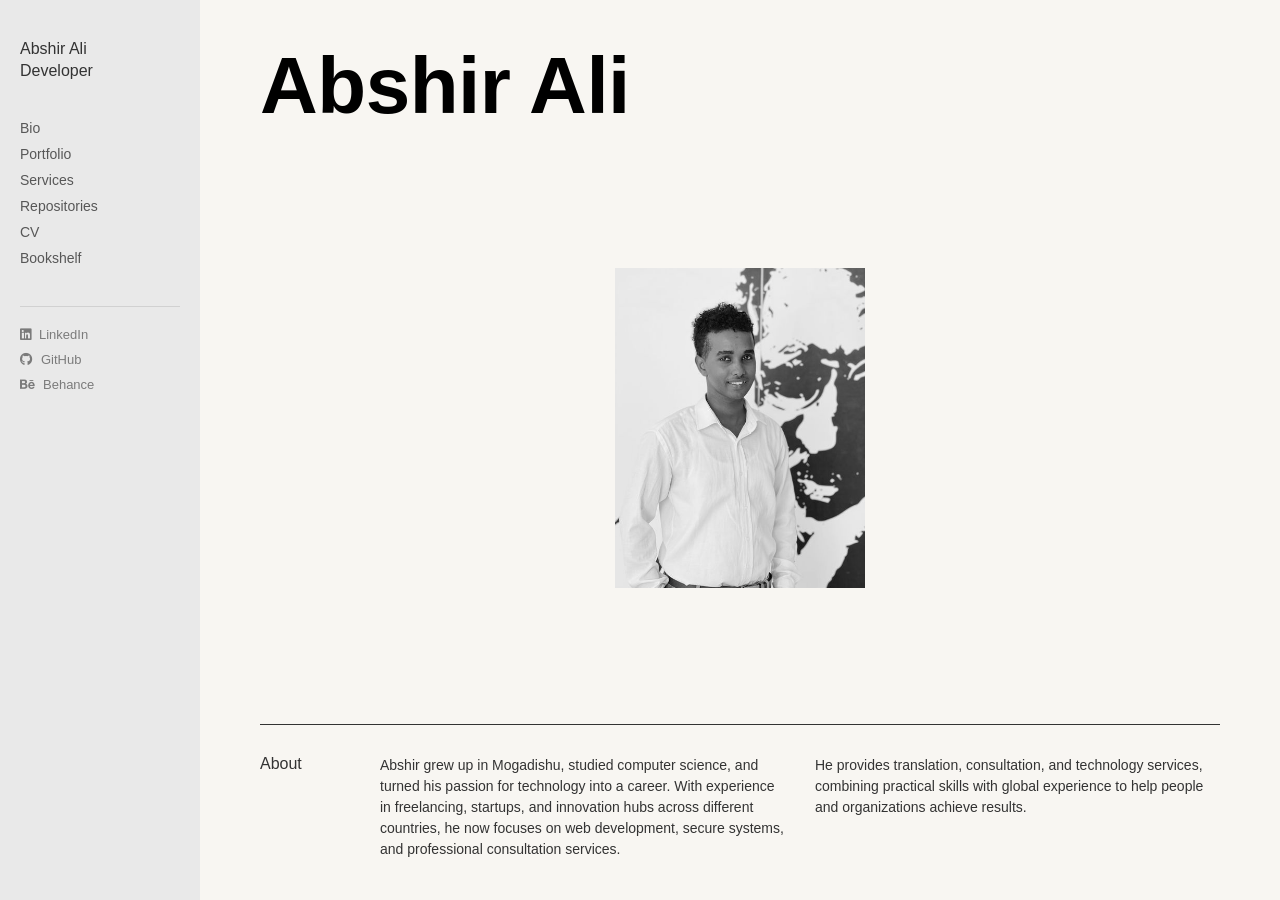
<file: index.html>
<!DOCTYPE html>
<html lang="en">
<head>
    <meta charset="UTF-8">
    <meta name="viewport" content="width=device-width, initial-scale=1.0">
    <title>Abshir Ali - Home</title>
    <link rel="dns-prefetch" href="//cdnjs.cloudflare.com">
    <link rel="preconnect" href="https://cdnjs.cloudflare.com">
    <link rel="stylesheet" href="style.css">
    <link rel="stylesheet" href="home.css">
    <link rel="stylesheet" href="https://cdnjs.cloudflare.com/ajax/libs/font-awesome/6.5.1/css/all.min.css">

</head>
<body>
    <!-- Menu will be loaded here by JavaScript -->

    <!-- Main Content -->
    <main class="home-content">
        <!-- Header Section -->
        <header class="header">
            <div class="name">Abshir Ali</div>
        </header>

        <!-- Portrait Section -->
        <section class="portrait-section">
            <img src="images/pic1.jpeg" alt="Abshir Ali" class="portrait-image" loading="lazy">
        </section>

        <!-- About Section -->
        <section class="about-section">
            <div class="separator-line"></div>
            <div class="about-content">
                <h2 class="about-title"><a href="biography.html">About</a></h2>
                <div class="about-text-columns">
                    <div class="text-column">
                        <p>Abshir grew up in Mogadishu, studied computer science, and turned his passion for technology into a career. With experience in freelancing, startups, and innovation hubs across different countries, he now focuses on web development, secure systems, and professional consultation services.</p>
                    </div>
                    <div class="text-column">
                        <p>He provides translation, consultation, and technology services, combining practical skills with global experience to help people and organizations achieve results.</p>
                    </div>
                </div>
            </div>
        </section>
    </main>

    <script src="script.js"></script>
</body>
</html>
</file>
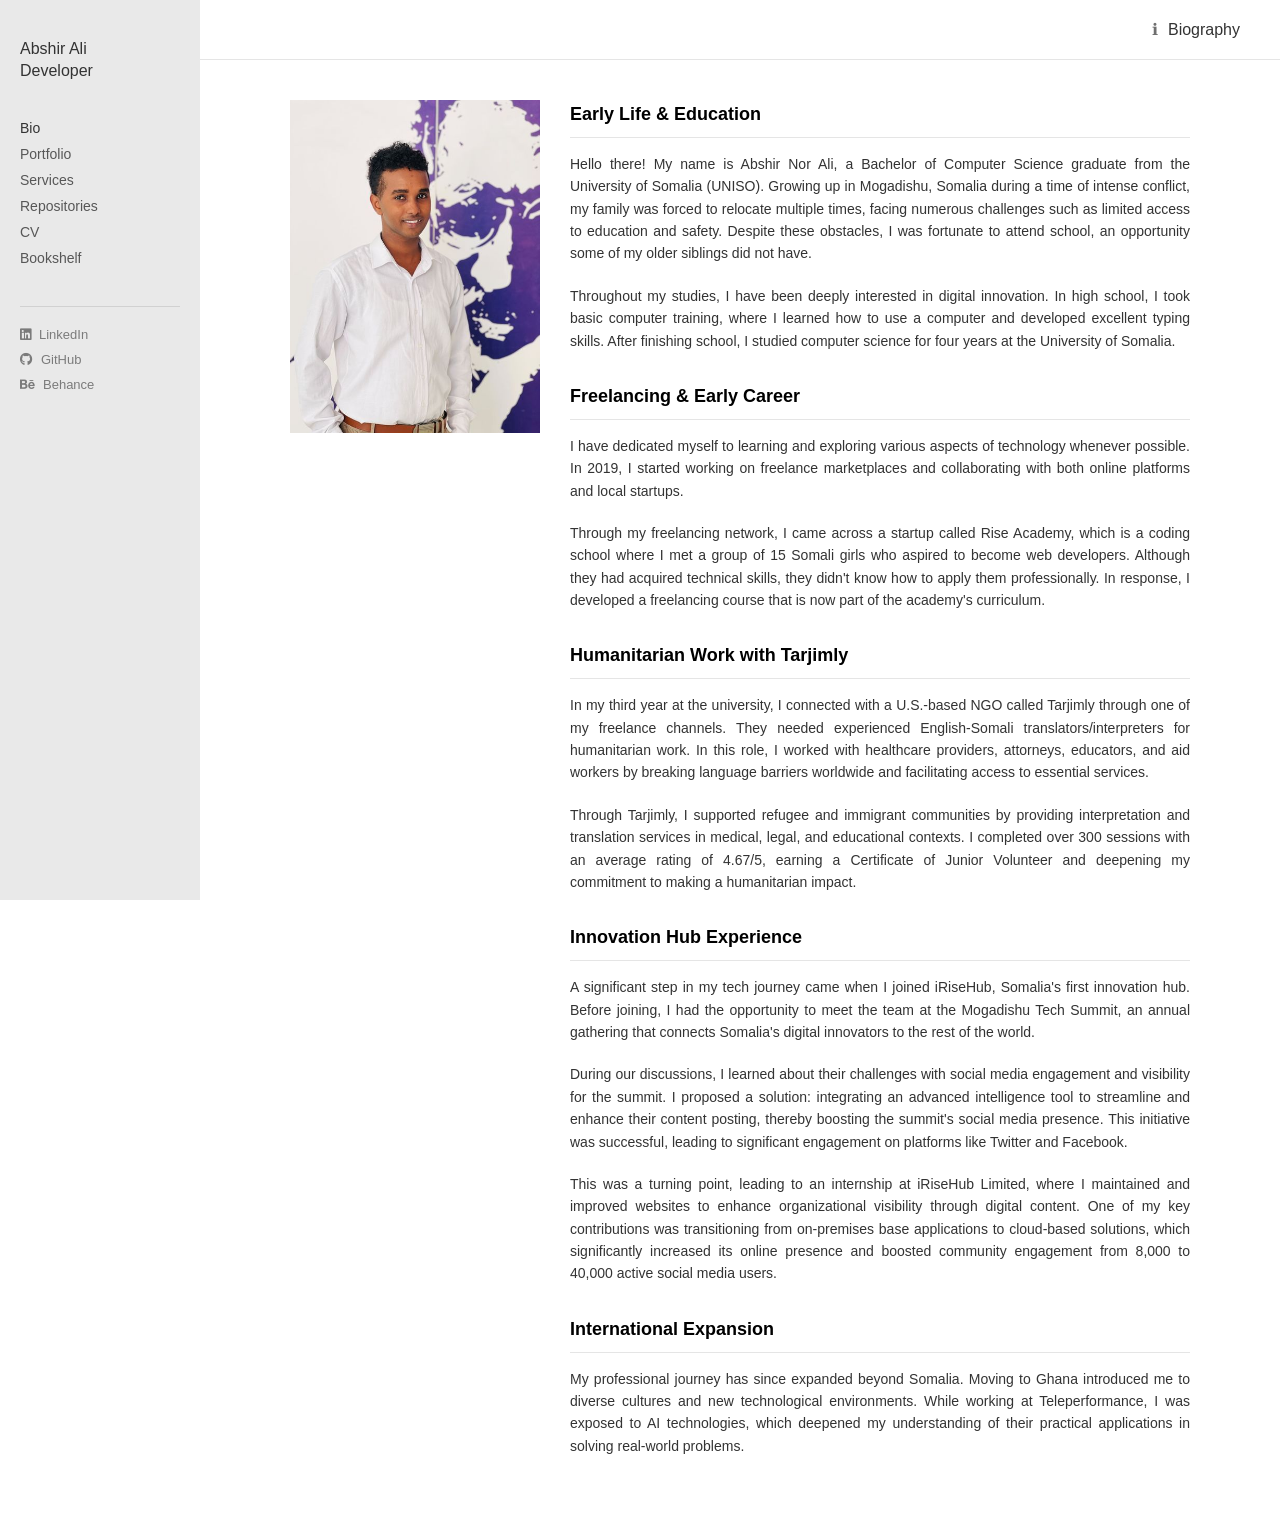
<file: biography.html>
<!DOCTYPE html>
<html lang="en">
<head>
    <meta charset="UTF-8">
    <meta name="viewport" content="width=device-width, initial-scale=1.0">
    <title>Abshir Ali - Biography</title>
    

    
    <!-- Font Awesome -->
    <link rel="stylesheet" href="https://cdnjs.cloudflare.com/ajax/libs/font-awesome/6.5.1/css/all.min.css">
    
    <!-- Custom CSS -->
    <link rel="stylesheet" href="style.css">
    <link rel="stylesheet" href="bio.css">
</head>
<body>
    <!-- Menu will be loaded here by JavaScript -->

    <!-- Bio Content -->
    <main class="bio-content">
        <div class="bio-container">
            <h1 class="bio-title"></h1>

            <div class="bio-section">
                <img src="images/pic1.jpeg" alt="Abshir Ali" class="bio-image" loading="lazy">
                
                <div class="bio-text">
                    <h2>Early Life & Education</h2>
                    <p>Hello there! My name is Abshir Nor Ali, a Bachelor of Computer Science graduate from the University of Somalia (UNISO). Growing up in Mogadishu, Somalia during a time of intense conflict, my family was forced to relocate multiple times, facing numerous challenges such as limited access to education and safety. Despite these obstacles, I was fortunate to attend school, an opportunity some of my older siblings did not have.</p>
                    
                    <p>Throughout my studies, I have been deeply interested in digital innovation. In high school, I took basic computer training, where I learned how to use a computer and developed excellent typing skills. After finishing school, I studied computer science for four years at the University of Somalia.</p>

                    <h2>Freelancing & Early Career</h2>
                    <p>I have dedicated myself to learning and exploring various aspects of technology whenever possible. In 2019, I started working on freelance marketplaces and collaborating with both online platforms and local startups.</p>
                    
                    <p>Through my freelancing network, I came across a startup called Rise Academy, which is a coding school where I met a group of 15 Somali girls who aspired to become web developers. Although they had acquired technical skills, they didn't know how to apply them professionally. In response, I developed a freelancing course that is now part of the academy's curriculum.</p>

                    <h2>Humanitarian Work with Tarjimly</h2>
                    <p>In my third year at the university, I connected with a U.S.-based NGO called Tarjimly through one of my freelance channels. They needed experienced English-Somali translators/interpreters for humanitarian work. In this role, I worked with healthcare providers, attorneys, educators, and aid workers by breaking language barriers worldwide and facilitating access to essential services.</p>
                    
                    <p>Through Tarjimly, I supported refugee and immigrant communities by providing interpretation and translation services in medical, legal, and educational contexts. I completed over 300 sessions with an average rating of 4.67/5, earning a Certificate of Junior Volunteer and deepening my commitment to making a humanitarian impact.</p>

                    <h2>Innovation Hub Experience</h2>
                    <p>A significant step in my tech journey came when I joined iRiseHub, Somalia's first innovation hub. Before joining, I had the opportunity to meet the team at the Mogadishu Tech Summit, an annual gathering that connects Somalia's digital innovators to the rest of the world.</p>
                    
                    <p>During our discussions, I learned about their challenges with social media engagement and visibility for the summit. I proposed a solution: integrating an advanced intelligence tool to streamline and enhance their content posting, thereby boosting the summit's social media presence. This initiative was successful, leading to significant engagement on platforms like Twitter and Facebook.</p>
                    
                    <p>This was a turning point, leading to an internship at iRiseHub Limited, where I maintained and improved websites to enhance organizational visibility through digital content. One of my key contributions was transitioning from on-premises base applications to cloud-based solutions, which significantly increased its online presence and boosted community engagement from 8,000 to 40,000 active social media users.</p>

                    <h2>International Expansion</h2>
                    <p>My professional journey has since expanded beyond Somalia. Moving to Ghana introduced me to diverse cultures and new technological environments. While working at Teleperformance, I was exposed to AI technologies, which deepened my understanding of their practical applications in solving real-world problems.</p>
                </div>
            </div>
        </div>
    </main>

    <script src="script.js"></script>
</body>
</html>
</file>
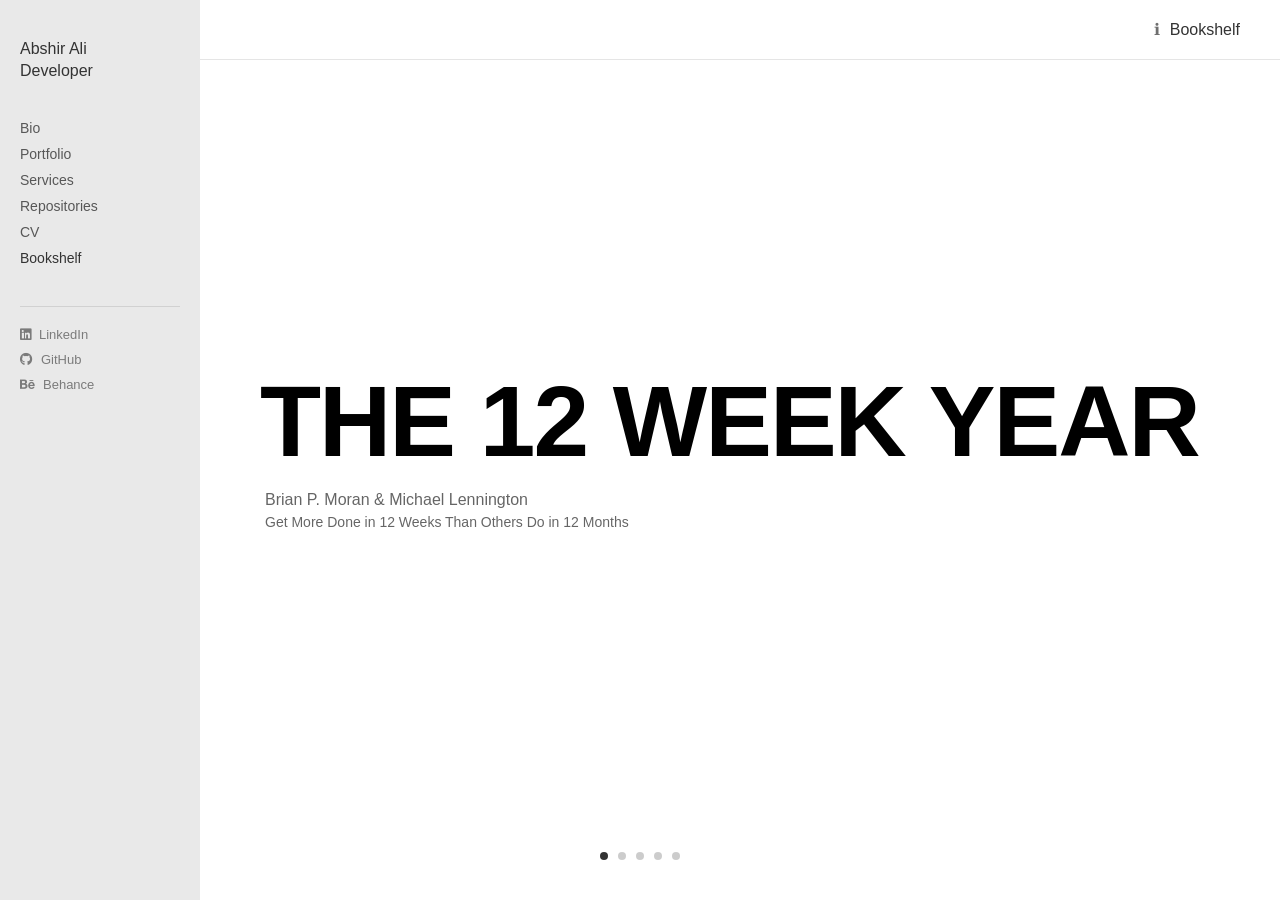
<file: bookshelf.html>
<!DOCTYPE html>
<html lang="en">
<head>
    <meta charset="UTF-8">
    <meta name="viewport" content="width=device-width, initial-scale=1.0">
    <title>Abshir Ali - Bookshelf</title>
    

    
    <!-- Font Awesome -->
    <link rel="stylesheet" href="https://cdnjs.cloudflare.com/ajax/libs/font-awesome/6.5.1/css/all.min.css">
    
    <!-- Custom CSS -->
    <link rel="stylesheet" href="style.css">
    <link rel="stylesheet" href="bookshelf.css">
</head>
<body>
    <!-- Menu will be loaded here by JavaScript -->

    <!-- Bookshelf Content -->
    <main class="bookshelf-content">
       
        </div>

        <div class="books-container">
            <div class="book-item">
                <h2 class="book-title">THE 12 WEEK YEAR</h2>
                <div class="book-info">
                    <span class="book-author">Brian P. Moran & Michael Lennington</span>
                    <span class="book-subtitle">Get More Done in 12 Weeks Than Others Do in 12 Months</span>
                </div>
                <div class="book-preview">
                    <img src="books/12weekyear.jpg" alt="The 12 Week Year" loading="lazy">
                </div>
            </div>

            <div class="book-item">
                <h2 class="book-title">NEGOTIATING THE NONNEGOTIABLE</h2>
                <div class="book-info">
                    <span class="book-author">Daniel Shapiro</span>
                    <span class="book-subtitle">How to Resolve Your Most Emotionally Charged Conflicts</span>
                </div>
                <div class="book-preview">
                    <img src="books/negotiating.jpg" alt="Negotiating the Nonnegotiable" loading="lazy">
                </div>
            </div>

            <div class="book-item">
                <h2 class="book-title">ESSENTIALISM</h2>
                <div class="book-info">
                    <span class="book-author">Greg McKeown</span>
                    <span class="book-subtitle">The Disciplined Pursuit of Less</span>
                </div>
                <div class="book-preview">
                    <img src="books/essentialism.jpg" alt="Essentialism" loading="lazy">
                </div>
            </div>

            <div class="book-item">
                <h2 class="book-title">SUPER THINKING</h2>
                <div class="book-info">
                    <span class="book-author">Gabriel Weinberg & Lauren McCann</span>
                    <span class="book-subtitle">The Big Book of Mental Models</span>
                </div>
                <div class="book-preview">
                    <img src="books/superthinking.jpg" alt="Super Thinking" loading="lazy">
                </div>
            </div>

            <div class="book-item">
                <h2 class="book-title">THINKING, FAST AND SLOW</h2>
                <div class="book-info">
                    <span class="book-author">Daniel Kahneman</span>
                    <span class="book-subtitle">Winner of the Nobel Prize in Economics</span>
                </div>
                <div class="book-preview">
                    <img src="books/thinkingfast.jpg" alt="Thinking, Fast and Slow" loading="lazy">
                </div>
            </div>
        </div>

        <div class="navigation-dots">
            <span class="dot active"></span>
            <span class="dot"></span>
            <span class="dot"></span>
            <span class="dot"></span>
            <span class="dot"></span>
        </div>
    </main>

    <script src="script.js"></script>
</body>
</html>
</file>
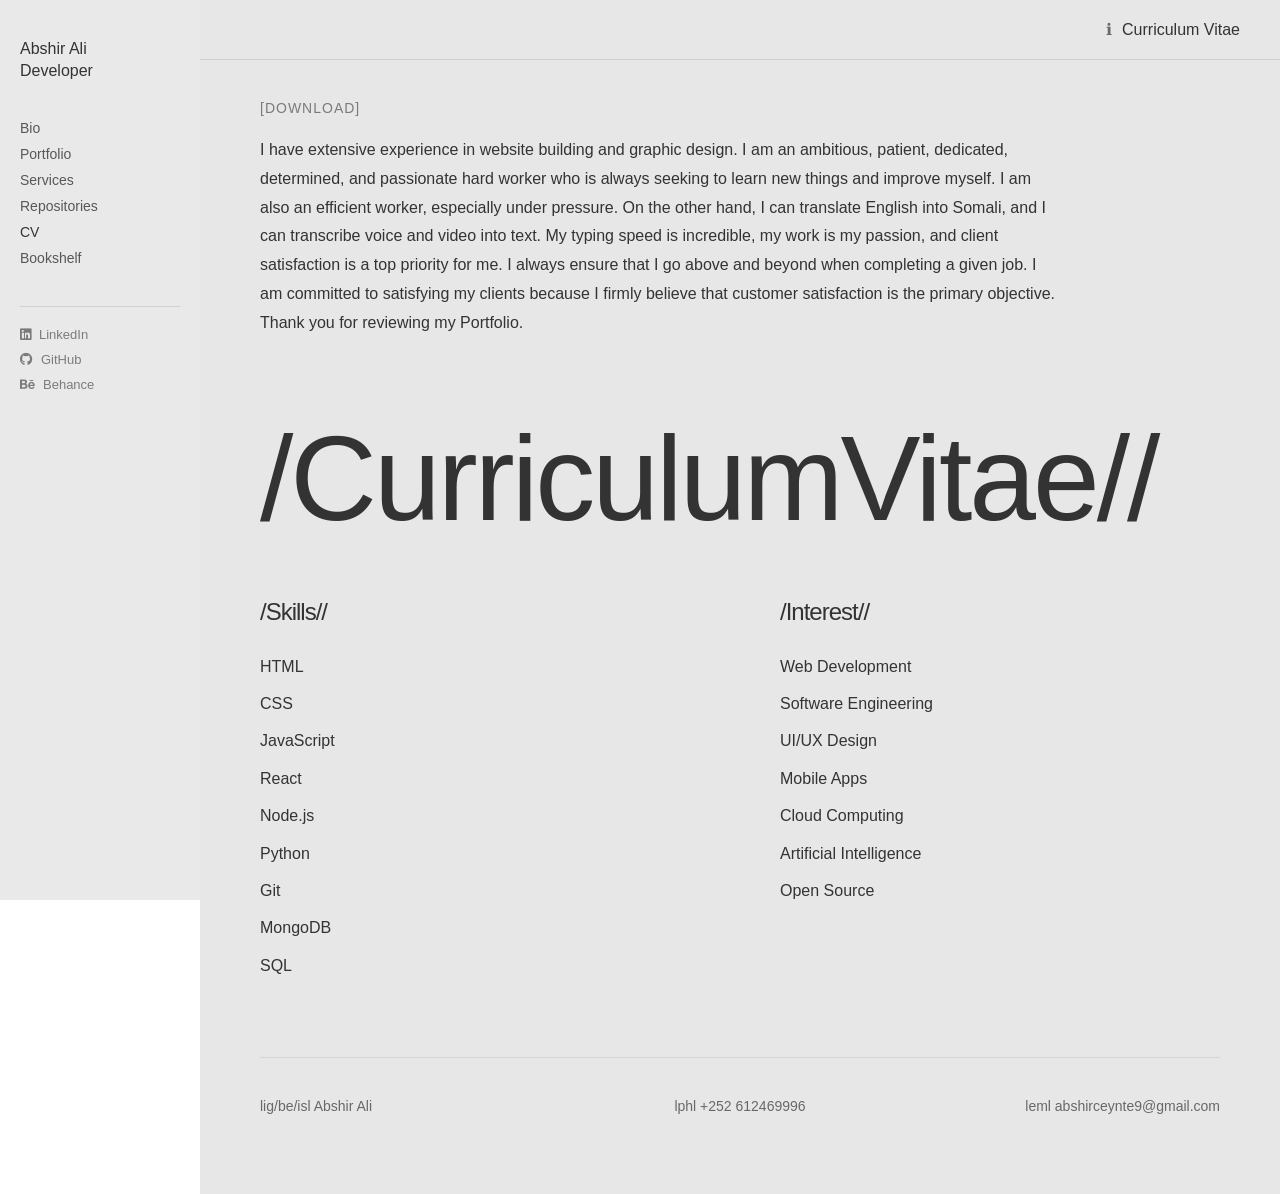
<file: cv.html>
<!DOCTYPE html>
<html lang="en">
<head>
    <meta charset="UTF-8">
    <meta name="viewport" content="width=device-width, initial-scale=1.0">
    <title>Abshir Ali - CV</title>
    

    
    <!-- Font Awesome -->
    <link rel="stylesheet" href="https://cdnjs.cloudflare.com/ajax/libs/font-awesome/6.5.1/css/all.min.css">
    
    <!-- Custom CSS -->
    <link rel="stylesheet" href="style.css">
    <link rel="stylesheet" href="cv.css">
</head>
<body>
    <!-- Menu will be loaded here by JavaScript -->

    <!-- CV Content -->
    <main class="cv-content">
        <div class="cv-container">

            <!-- Profile Summary Section -->
            <section class="profile-summary">
                <div class="profile-label"><a href="cv.pdf" target="_blank">[download]</a></div>
                <div class="profile-text">
                    I have extensive experience in website building and graphic design. I am an ambitious, patient, dedicated, determined, and passionate hard worker who is always seeking to learn new things and improve myself. I am also an efficient worker, especially under pressure. On the other hand, I can translate English into Somali, and I can transcribe voice and video into text. My typing speed is incredible, my work is my passion, and client satisfaction is a top priority for me. I always ensure that I go above and beyond when completing a given job. I am committed to satisfying my clients because I firmly believe that customer satisfaction is the primary objective. Thank you for reviewing my Portfolio.
                </div>
            </section>

            <!-- CV Details Section -->
            <section class="cv-details">
                <div class="cv-main-title">/CurriculumVitae//</div>
                
                <div class="cv-columns">
                    <div class="skills-column">
                        <div class="column-title">/Skills//</div>
                        <ul class="skills-list">
                            <li>HTML</li>
                            <li>CSS</li>
                            <li>JavaScript</li>
                            <li>React</li>
                            <li>Node.js</li>
                            <li>Python</li>
                            <li>Git</li>
                            <li>MongoDB</li>
                            <li>SQL</li>
                        </ul>
                    </div>
                    
                    <div class="interest-column">
                        <div class="column-title">/Interest//</div>
                        <ul class="interest-list">
                            <li>Web Development</li>
                            <li>Software Engineering</li>
                            <li>UI/UX Design</li>
                            <li>Mobile Apps</li>
                            <li>Cloud Computing</li>
                            <li>Artificial Intelligence</li>
                            <li>Open Source</li>
                        </ul>
                    </div>
                </div>
            </section>

            <!-- Footer Contact Information -->
            <footer class="cv-footer">
                <div class="footer-left">lig/be/isl Abshir Ali</div>
                <div class="footer-center">lphl +252 612469996</div>
                <div class="footer-right">leml abshirceynte9@gmail.com</div>
            </footer>
        </div>
    </main>

    <script src="script.js"></script>
</body>
</html>
</file>
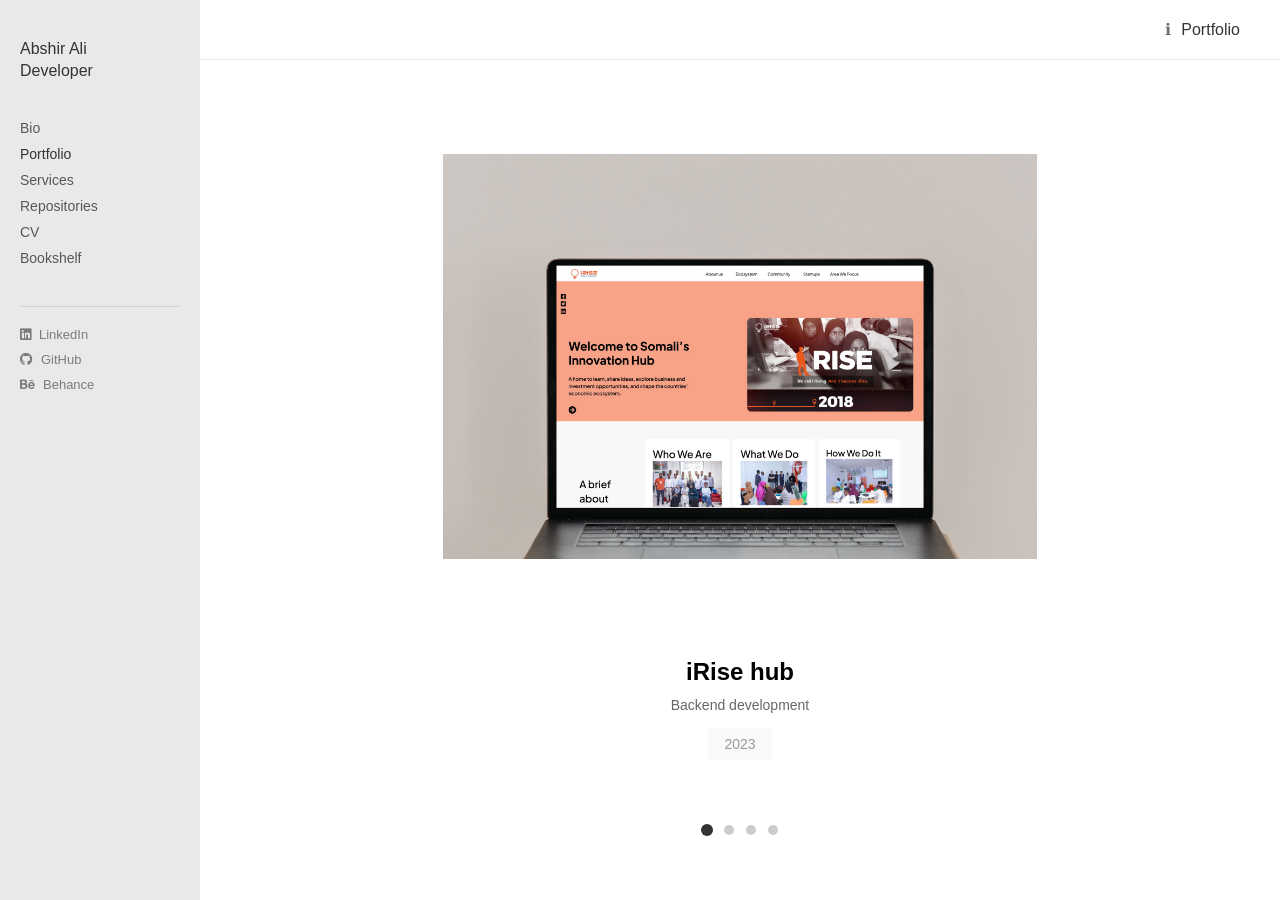
<file: projects.html>
<!DOCTYPE html>
<html lang="en">
<head>
    <meta charset="UTF-8">
    <meta name="viewport" content="width=device-width, initial-scale=1.0">
    <title>Abshir Ali - Portfolio</title>
    
    <!-- Font Awesome -->
    <link rel="stylesheet" href="https://cdnjs.cloudflare.com/ajax/libs/font-awesome/6.5.1/css/all.min.css">
    
    <!-- Custom CSS -->
    <link rel="stylesheet" href="style.css">
    <link rel="stylesheet" href="projects.css">
</head>
<body>
    <!-- Menu will be loaded here by JavaScript -->

    <!-- Portfolio Content -->
    <main class="projects-content">
        <!-- Projects Container -->
        <div class="projects-container">
            <!-- Projects will be dynamically loaded here -->
        </div>

        <!-- Navigation Dots -->
        <div class="navigation-dots">
            <span class="dot active"></span>
            <span class="dot"></span>
            <span class="dot"></span>
            <span class="dot"></span>
        </div>

    </main>

    <script src="script.js"></script>
</body>
</html>
</file>
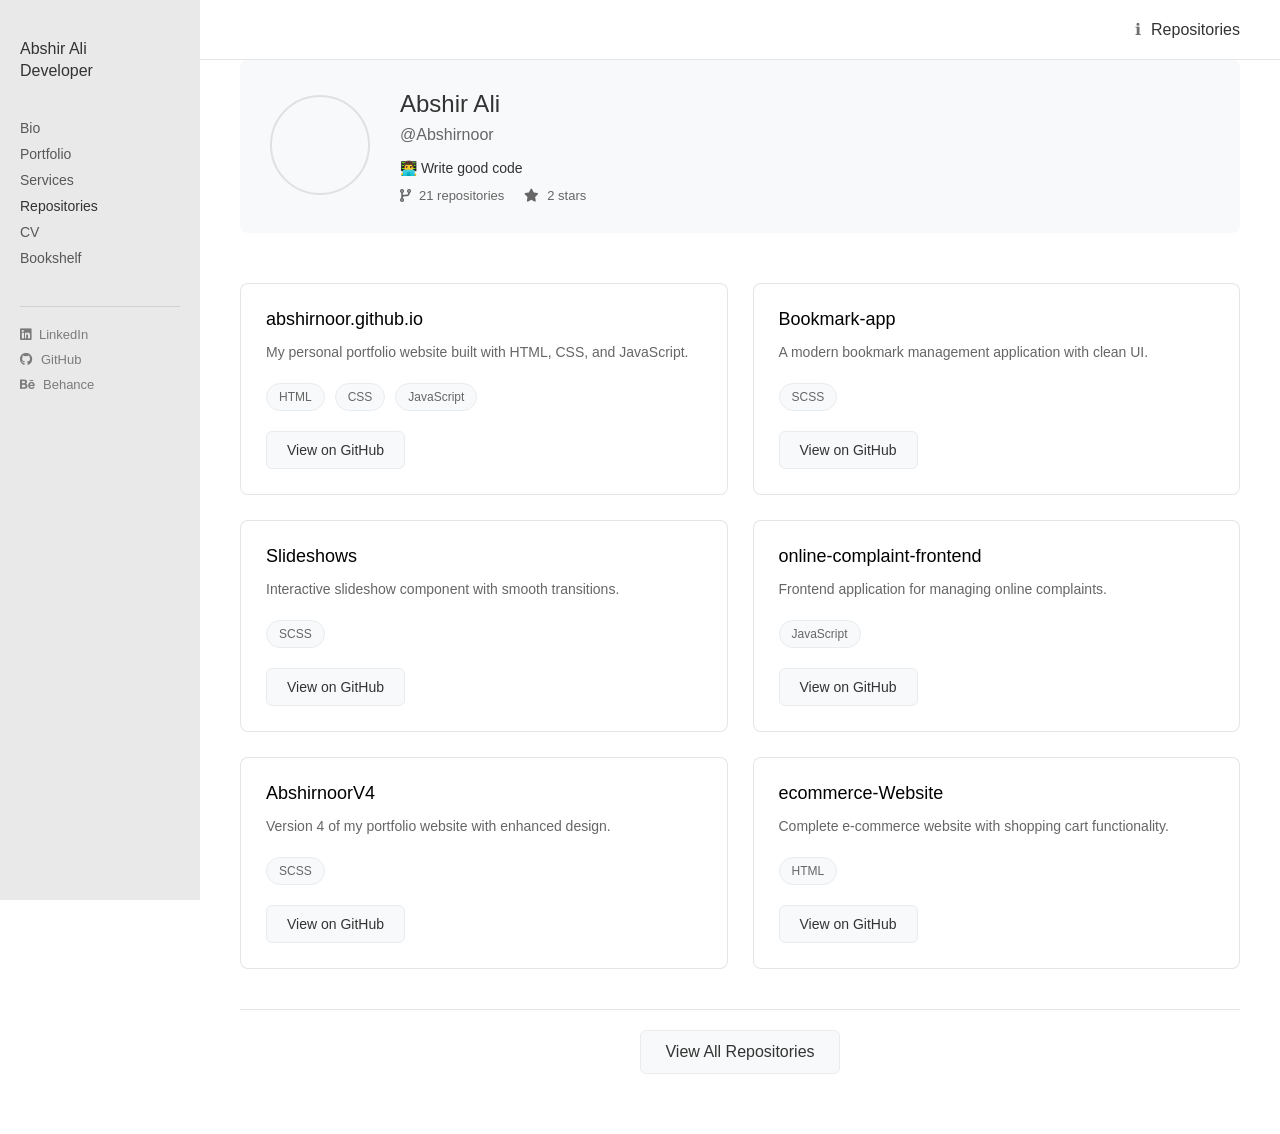
<file: repositories.html>
<!DOCTYPE html>
<html lang="en">
<head>
    <meta charset="UTF-8">
    <meta name="viewport" content="width=device-width, initial-scale=1.0">
    <title>Abshir Ali - Repositories</title>
    
    <!-- Font Awesome -->
    <link rel="stylesheet" href="https://cdnjs.cloudflare.com/ajax/libs/font-awesome/6.5.1/css/all.min.css">
    
    <!-- Custom CSS -->
    <link rel="stylesheet" href="style.css">
    <link rel="stylesheet" href="repositories.css">
</head>
<body>
    <!-- Menu will be loaded here by JavaScript -->

    <!-- Repositories Content -->
    <main class="repositories-content">
        <div class="repositories-container">
            <!-- Profile Section -->
            <div class="profile-section">
                <div class="profile-image">
                    <img src="https://avatars.githubusercontent.com/u/123456789?v=4" alt="Abshir Ali" class="github-avatar" id="github-avatar" loading="lazy">
                </div>
                <div class="profile-info">
                    <h1>Abshir Ali</h1>
                    <h2>@Abshirnoor</h2>
                    <p class="bio">👨‍💻 Write good code</p>
                    <div class="stats">
                        <span><i class="fas fa-code-branch"></i> 21 repositories</span>
                        <span><i class="fas fa-star"></i> 2 stars</span>
                    </div>
                </div>
            </div>

            <!-- Repositories Grid -->
            <div class="repositories-grid">
                <!-- Portfolio Website -->
                <div class="repo-card">
                    <h3>abshirnoor.github.io</h3>
                    <p class="repo-description">My personal portfolio website built with HTML, CSS, and JavaScript.</p>
                    <div class="repo-meta">
                        <span class="language">HTML</span>
                        <span class="language">CSS</span>
                        <span class="language">JavaScript</span>
                    </div>
                    <a href="https://github.com/Abshirnoor/abshirnoor.github.io" target="_blank" class="repo-link">View on GitHub</a>
                </div>

                <!-- Bookmark App -->
                <div class="repo-card">
                    <h3>Bookmark-app</h3>
                    <p class="repo-description">A modern bookmark management application with clean UI.</p>
                    <div class="repo-meta">
                        <span class="language">SCSS</span>
                    </div>
                    <a href="https://github.com/Abshirnoor/Bookmark-app" target="_blank" class="repo-link">View on GitHub</a>
                </div>

                <!-- Slideshows -->
                <div class="repo-card">
                    <h3>Slideshows</h3>
                    <p class="repo-description">Interactive slideshow component with smooth transitions.</p>
                    <div class="repo-meta">
                        <span class="language">SCSS</span>
                    </div>
                    <a href="https://github.com/Abshirnoor/Slideshows" target="_blank" class="repo-link">View on GitHub</a>
                </div>

                <!-- Online Complaint Frontend -->
                <div class="repo-card">
                    <h3>online-complaint-frontend</h3>
                    <p class="repo-description">Frontend application for managing online complaints.</p>
                    <div class="repo-meta">
                        <span class="language">JavaScript</span>
                    </div>
                    <a href="https://github.com/Abshirnoor/online-complaint-frontend" target="_blank" class="repo-link">View on GitHub</a>
                </div>

                <!-- Portfolio v4 -->
                <div class="repo-card">
                    <h3>AbshirnoorV4</h3>
                    <p class="repo-description">Version 4 of my portfolio website with enhanced design.</p>
                    <div class="repo-meta">
                        <span class="language">SCSS</span>
                    </div>
                    <a href="https://github.com/Abshirnoor/AbshirnoorV4" target="_blank" class="repo-link">View on GitHub</a>
                </div>

                <!-- E-commerce Website -->
                <div class="repo-card">
                    <h3>ecommerce-Website</h3>
                    <p class="repo-description">Complete e-commerce website with shopping cart functionality.</p>
                    <div class="repo-meta">
                        <span class="language">HTML</span>
                    </div>
                    <a href="https://github.com/Abshirnoor/ecommerce-Website" target="_blank" class="repo-link">View on GitHub</a>
                </div>
            </div>

            <!-- View All Section -->
            <div class="view-all-section">
                <a href="https://github.com/Abshirnoor?tab=repositories" target="_blank" class="view-all-btn">
                    View All Repositories
                </a>
            </div>
        </div>
    </main>

    <script src="script.js"></script>
</body>
</html>
</file>
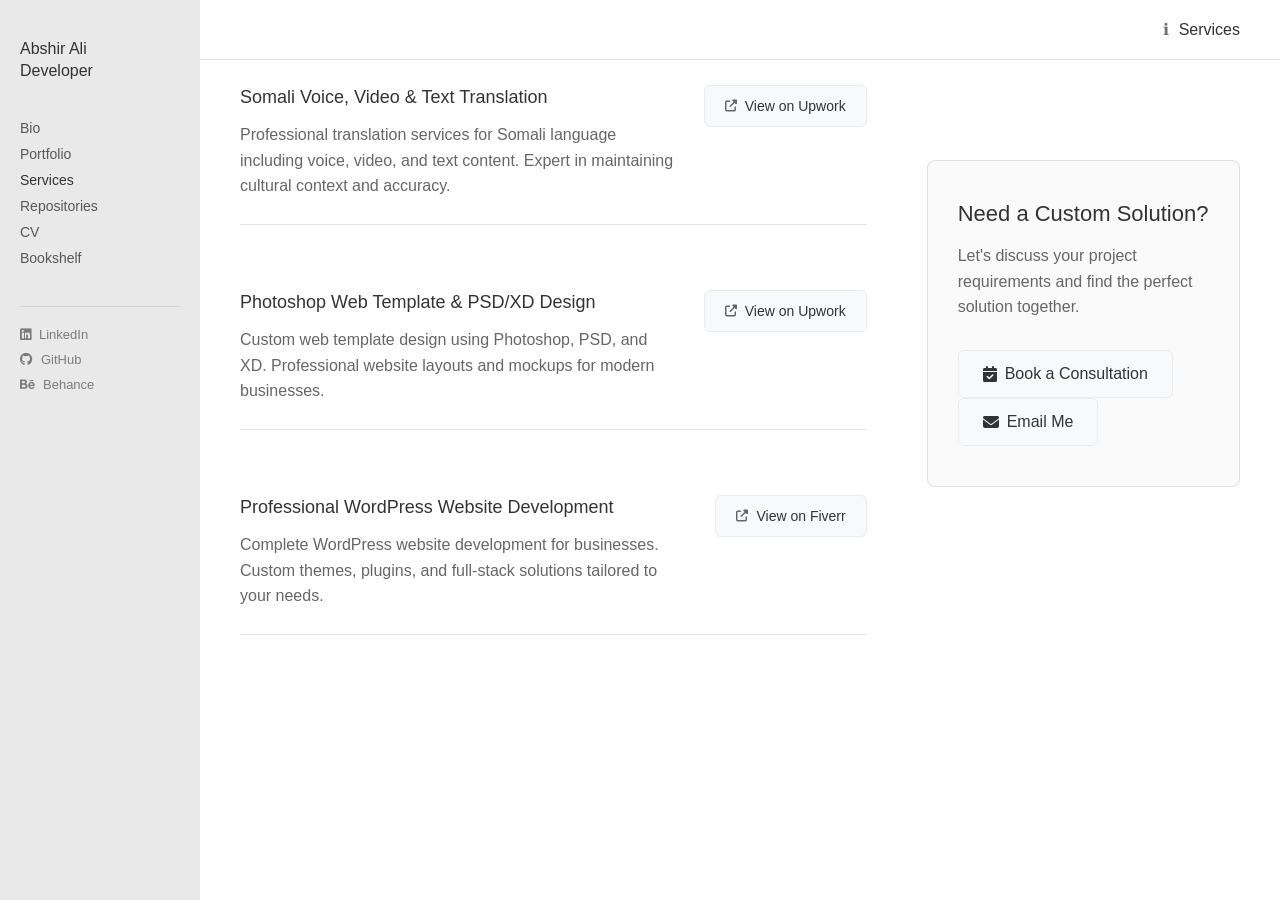
<file: services.html>
<!DOCTYPE html>
<html lang="en">
<head>
    <meta charset="UTF-8">
    <meta name="viewport" content="width=device-width, initial-scale=1.0">
    <title>Abshir Ali - Services</title>
    

    
    <!-- Font Awesome -->
    <link rel="stylesheet" href="https://cdnjs.cloudflare.com/ajax/libs/font-awesome/6.5.1/css/all.min.css">
    
    <!-- Custom CSS -->
    <link rel="stylesheet" href="style.css">
    <link rel="stylesheet" href="services.css">
</head>
<body>
    <!-- Menu will be loaded here by JavaScript -->

    <!-- Services Content -->
    <main class="services-content">
        <div class="services-container">
            <!-- Left Column - Services -->
            <div class="services-column">
                <div class="service-item">
                    <div class="service-info">
                        <p class="service-title">Somali Voice, Video & Text Translation</p>
                        <p class="service-description">Professional translation services for Somali language including voice, video, and text content. Expert in maintaining cultural context and accuracy.</p>
                    </div>
                    <a href="https://www.upwork.com/services/product/writing-translation-translated-somali-voice-video-and-text-1351429379814207488?ref=fl_profile" target="_blank" class="service-link">
                        <i class="fas fa-external-link-alt"></i>
                        View on Upwork
                    </a>
                </div>

                <div class="service-item">
                    <div class="service-info">
                        <p class="service-title">Photoshop Web Template & PSD/XD Design</p>
                        <p class="service-description">Custom web template design using Photoshop, PSD, and XD. Professional website layouts and mockups for modern businesses.</p>
                    </div>
                    <a href="https://www.upwork.com/services/product/design-a-photoshop-web-template-or-psd-xd-website-1314415683449176064?ref=fl_profile" target="_blank" class="service-link">
                        <i class="fas fa-external-link-alt"></i>
                        View on Upwork
                    </a>
                </div>

                <div class="service-item">
                    <div class="service-info">
                        <p class="service-title">Professional WordPress Website Development</p>
                        <p class="service-description">Complete WordPress website development for businesses. Custom themes, plugins, and full-stack solutions tailored to your needs.</p>
                    </div>
                    <a href="https://www.fiverr.com/abshir_noor/help-you-create-professional-wordpress-website-for-your-business" target="_blank" class="service-link">
                        <i class="fas fa-external-link-alt"></i>
                        View on Fiverr
                    </a>
                </div>
            </div>

            <!-- Right Column - Contact Section -->
            <div class="contact-column">
                <div class="contact-section">
                    <h3>Need a Custom Solution?</h3>
                    <p>Let's discuss your project requirements and find the perfect solution together.</p>
                    <a href="https://www.upwork.com/services/consultation/writing-translation-abshir-1866535114261262168" target="_blank" class="consultation-link">
                        <i class="fas fa-calendar-check"></i>
                        Book a Consultation
                    </a>
                    <a href="mailto:abshirceynte9@gmail.com" class="contact-link">
                        <i class="fas fa-envelope"></i>
                        Email Me
                    </a>
                </div>
            </div>
        </div>
    </main>

    <script src="script.js"></script>
</body>
</html>
</file>
<file: style.css>
/* Base Variables */
:root {
    --menu-width: 200px;
    --text-color: #333;
    --menu-bg: rgba(231, 231, 231, 0.9);
    --transition-speed: 0.3s;
    --content-width: 1280px;
    --project-bg: #E7E7E7;
}

/* Reset and Base Styles */
* {
    margin: 0;
    padding: 0;
    box-sizing: border-box;
}

html, body {
    min-height: 100%;
    font-family: 'Helvetica', 'Arial', sans-serif;
    color: var(--text-color);
    overflow-x: hidden;
    font-size: 14px;
}

a {
    text-decoration: none;
    color: inherit;
}

/* Side Menu */
.main-menu {
    position: fixed;
    left: 0;
    top: 0;
    width: var(--menu-width);
    height: 100%;
    background: var(--menu-bg);
    padding: 40px 20px;
    overflow-y: auto;
    z-index: 1000;
    backdrop-filter: blur(10px);
    -webkit-backdrop-filter: blur(10px);
}

.menu-header {
    margin-bottom: 40px;
}

.menu-header a {
    display: block;
    transition: opacity var(--transition-speed);
}

.menu-header h1 {
    font-size: 16px;
    font-weight: 500;
    margin-bottom: 4px;
}

.menu-header h2 {
    font-size: 16px;
    font-weight: 400;
}

.menu-items {
    list-style: none;
    margin-bottom: 40px;
}

.menu-items li {
    margin-bottom: 10px;
}

.menu-items a {
    font-size: 14px;
    color: var(--text-color);
    transition: opacity var(--transition-speed);
    opacity: 0.8;
}

.menu-items a:hover,
.menu-items a.active {
    opacity: 1;
}

/* Projects Container - Moved to projects.css */

/* Social Links */
.social-links {
    list-style: none;
    margin-top: auto;
    padding-top: 20px;
    border-top: 1px solid rgba(0,0,0,0.1);
}

.social-links li {
    margin-bottom: 10px;
}

.social-links a {
    font-size: 13px;
    color: var(--text-color);
    opacity: 0.6;
    transition: opacity var(--transition-speed);
    display: flex;
    align-items: center;
    gap: 8px;
}

.social-links a:hover {
    opacity: 1;
}

/* Page Header (appears on all pages except home) */
.page-header {
    position: fixed;
    top: 0;
    left: var(--menu-width);
    right: 0;
    height: 60px;
    background: transparent;
    display: flex;
    justify-content: space-between;
    align-items: center;
    padding: 0 40px;
    border-bottom: 1px solid rgba(0, 0, 0, 0.1);
    z-index: 999;
    font-family: 'Inter', sans-serif;
}

.page-header .header-left .header-name {
    font-size: 16px;
    font-weight: 500;
    color: var(--text-color);
}

.page-header .header-right {
    display: flex;
    align-items: center;
    gap: 10px;
}

.page-header .header-icon {
    font-size: 16px;
    color: var(--text-color);
    opacity: 0.7;
}

.page-header .header-title {
    font-size: 16px;
    font-weight: 400;
    color: var(--text-color);
}

/* Mobile Navigation */
.mobile-nav {
    display: none;
    position: fixed;
    top: 0;
    left: 0;
    right: 0;
    height: 60px;
    background: rgba(231, 231, 231, 0.95);
    backdrop-filter: blur(10px);
    -webkit-backdrop-filter: blur(10px);
    z-index: 1001;
    padding: 0 20px;
    align-items: center;
    justify-content: space-between;
}

/* Full Screen Mobile Menu */
.mobile-menu-fullscreen {
    position: fixed;
    top: 0;
    left: 0;
    width: 100%;
    height: 100vh;
    background: var(--menu-bg);
    backdrop-filter: blur(10px);
    -webkit-backdrop-filter: blur(10px);
    z-index: 1002;
    display: none;
    flex-direction: column;
    padding: 80px 30px 20px;
    overflow-y: auto;
}

.mobile-menu-fullscreen.active {
    display: flex;
}

.mobile-menu-close {
    position: absolute;
    top: 20px;
    right: 20px;
    background: none;
    border: none;
    cursor: pointer;
    font-size: 24px;
    color: var(--text-color);
    padding: 10px;
    width: 40px;
    height: 40px;
    display: flex;
    align-items: center;
    justify-content: center;
}

.mobile-menu-close::before {
    content: '×';
    font-size: 32px;
    line-height: 1;
}

.mobile-menu-header {
    margin-bottom: 30px;
    text-align: left;
}

.mobile-menu-header h1 {
    font-size: 18px;
    font-weight: 600;
    margin: 0 0 5px 0;
    color: var(--text-color);
}

.mobile-menu-header h2 {
    font-size: 14px;
    font-weight: 400;
    margin: 0;
    color: var(--text-color);
    opacity: 0.8;
}

.mobile-menu-header a {
    text-decoration: none;
    color: inherit;
    transition: opacity 0.3s ease;
}

.mobile-menu-header a:hover {
    opacity: 0.8;
}

.mobile-menu-items {
    list-style: none;
    padding: 0;
    margin: 0;
    flex: 1;
}

.mobile-menu-items li {
    margin-bottom: 5px;
}

.mobile-menu-items a {
    display: block;
    font-size: 14px;
    font-weight: 400;
    color: var(--text-color);
    text-decoration: none;
    padding: 6px 0;
    transition: color 0.3s ease;
}

.mobile-menu-items a:hover {
    color: #000;
}

.mobile-menu-social {
    margin-top: 30px;
    padding-top: 15px;
    border-top: 1px solid rgba(0, 0, 0, 0.1);
}

.mobile-menu-social ul {
    list-style: none;
    padding: 0;
    margin: 0;
    display: flex;
    align-items: center;
    gap: 15px;
}

.mobile-menu-social a {
    color: var(--text-color);
    font-size: 16px;
    text-decoration: none;
    transition: color 0.3s ease;
}

.mobile-menu-social a:hover {
    color: #000;
}

.mobile-nav-brand {
    display: flex;
    flex-direction: column;
}

.mobile-nav-brand h1 {
    font-size: 14px;
    font-weight: 500;
    margin: 0;
}

.mobile-nav-brand h2 {
    font-size: 12px;
    font-weight: 400;
    margin: 0;
    opacity: 0.8;
}

.mobile-menu-toggle {
    display: none;
    background: none;
    border: none;
    cursor: pointer;
    padding: 8px;
    flex-direction: column;
    gap: 3px;
}

.mobile-menu-toggle span {
    width: 8px;
    height: 8px;
    background: #333;
    border-radius: 0;
    transition: all 0.3s ease;
}

/* Responsive Design */
@media (max-width: 1024px) {
    :root {
        --menu-width: 180px;
    }

    .page-header {
        left: 0;
        padding: 0 20px;
    }

    .project-title {
        font-size: 20px;
    }

    .project-description {
        font-size: 13px;
    }
}

@media (max-width: 768px) {
    :root {
        --menu-width: 0px;
        --content-width: 100%;
    }

    /* Hide desktop menu */
    .main-menu {
        display: none;
    }

    /* Show mobile navigation */
    .mobile-nav {
        display: flex;
    }

    .mobile-menu-toggle {
        display: flex;
    }

    /* Hide page header on mobile */
    .page-header {
        display: none;
    }

    /* Adjust main content */
    .cv-content,
    .services-content,
    .repositories-content,
    .teaching-content,
    .bookshelf-content {
        margin-left: 0;
        width: 100%;
        padding-top: 80px;
        padding-left: 20px;
        padding-right: 20px;
        overflow-y: auto;
    }

    .bio-content {
        margin-left: 0;
        width: 100%;
        padding: 0;
        padding-top: 60px;
        min-height: calc(100vh - 60px);
        overflow-y: auto;
    }

    /* Project adjustments - Moved to projects.css */

    /* CV adjustments */
    .cv-container {
        grid-template-columns: 1fr;
        gap: 30px;
        padding: 20px;
        padding-top: 100px;
    }

    .cv-left,
    .cv-right {
        padding: 0;
    }

    .full-name {
        font-size: 60px;
    }

    .name-section {
        flex-direction: column;
        gap: 20px;
    }

    /* Bio adjustments */
    .bio-section {
        grid-template-columns: 1fr;
        gap: 20px;
        padding-top: 80px;
        padding-left: 20px;
        padding-right: 20px;
        padding-bottom: 40px;
    }

    .bio-image {
        max-width: 100%;
        margin: 0 auto 20px;
    }

    .bio-text {
        margin-bottom: 30px;
    }

    .bio-text p {
        margin-bottom: 15px;
        line-height: 1.6;
    }

    .publications-list {
        margin-top: 30px;
    }

    .publications-list h3 {
        margin-bottom: 15px;
    }

    .publications-list ul {
        margin-bottom: 20px;
    }

    .publications-list li {
        margin-bottom: 10px;
        line-height: 1.5;
    }

    /* Services adjustments */
    .services-container {
        padding: 20px;
        padding-top: 100px;
    }

    .service-item {
        flex-direction: column;
        gap: 15px;
    }

    /* Bookshelf adjustments */
    .books-container {
        padding-top: 100px;
    }

    .book-item {
        padding: 20px;
        padding-top: 100px;
    }

    .book-title {
        font-size: 60px;
    }

    .page-titles {
        top: 100px;
        left: 20px;
        right: 20px;
    }
}

@media (max-width: 480px) {
    .mobile-nav {
        padding: 0 15px;
    }

    .mobile-nav-brand h1 {
        font-size: 12px;
    }

    .mobile-nav-brand h2 {
        font-size: 10px;
    }

    .project-item {
        padding: 15px;
        padding-top: 60px;
    }

    .book-item {
        padding: 15px;
        padding-top: 100px;
    }

    .project-title {
        font-size: 80px;
        line-height: 1;
        margin-bottom: 15px;
        word-wrap: break-word;
        overflow-wrap: break-word;
    }

    .project-description {
        font-size: 11px;
    }

    .full-name {
        font-size: 40px;
    }

    .book-title {
        font-size: 40px;
    }

    .cv-content,
    .services-content,
    .repositories-content,
    .bookshelf-content {
        padding: 15px;
        padding-top: 100px;
        overflow-y: auto;
    }

    .bio-content {
        padding: 0;
        padding-top: 60px;
        min-height: calc(100vh - 60px);
        overflow-y: auto;
    }

    .project-image {
        max-height: 50vh;
    }

    .book-preview {
        display: none;
    }
}

/* Cross-browser compatibility */
@supports not (backdrop-filter: blur(10px)) {
    .main-menu,
    .mobile-nav {
        background: rgba(231, 231, 231, 0.95);
    }
}

/* Safari specific fixes */
@supports (-webkit-backdrop-filter: blur(10px)) {
    .main-menu,
    .mobile-nav {
        -webkit-backdrop-filter: blur(10px);
    }
}
</file>
<file: home.css>
/* Home Page Styles */
.home-content {
    margin-left: var(--menu-width);
    padding: 40px 60px;
    height: 100vh;
    background: #f8f6f2;
    color: #333;
    font-family: 'Helvetica', 'Arial', sans-serif;
    display: flex;
    flex-direction: column;
    justify-content: space-between;
    overflow-y: auto;
}

/* Header Section */
.header {
    display: flex;
    justify-content: space-between;
    align-items: center;
    flex-shrink: 0;
}

.name {
    font-size: 80px;
    font-weight: 700;
    color: #000;
    letter-spacing: -0.5px;
}

/* Portrait Section */
.portrait-section {
    display: flex;
    justify-content: center;
    align-items: center;
    flex: 1;
}

.portrait-image {
    width: 250px;
    height: 320px;
    object-fit: cover;
    border-radius: 0;
    filter: grayscale(100%);
}

/* About Section */
.about-section {
    position: relative;
    flex-shrink: 0;
}

.separator-line {
    width: 100%;
    height: 1px;
    background: #333;
    margin-bottom: 30px;
}

.about-content {
    display: flex;
    gap: 40px;
    align-items: flex-start;
}

.about-title {
    font-size: 16px;
    font-weight: 400;
    color: #333;
    margin: 0;
    flex-shrink: 0;
    width: 80px;
}

.about-title a {
    color: #333;
    text-decoration: none;
    transition: color 0.3s ease;
}

.about-title a:hover {
    color: #000;
}

.about-text-columns {
    display: grid;
    grid-template-columns: 1fr 1fr;
    gap: 30px;
    flex: 1;
}

.text-column p {
    font-size: 14px;
    line-height: 1.5;
    color: #333;
    margin: 0;
    font-weight: 400;
}

/* Responsive Design */
@media (max-width: 1024px) {
    .home-content {
        padding: 50px;
    }
    
    .header {
        margin-bottom: 60px;
    }
    
    .portrait-section {
        margin-bottom: 60px;
    }
    
    .about-content {
        gap: 60px;
    }
    
    .about-text-columns {
        gap: 40px;
    }
}

@media (max-width: 768px) {
    .home-content {
        margin-left: 0;
        padding: 40px 30px;
        overflow-y: auto;
    }
    
    .header {
        margin-bottom: 50px;
    }
    
    .name {
        font-size: 28px;
    }
    
    .portrait-section {
        margin-bottom: 50px;
    }
    
    .portrait-image {
        width: 250px;
        height: 350px;
    }
    
    .about-content {
        flex-direction: column;
        gap: 30px;
    }
    
    .about-title {
        width: auto;
        margin-bottom: 20px;
    }
    
    .about-text-columns {
        grid-template-columns: 1fr;
        gap: 20px;
    }
}

@media (max-width: 480px) {
    .home-content {
        padding: 30px 20px;
        overflow-y: auto;
    }
    
    .header {
        margin-bottom: 40px;
    }
    
    .name {
        font-size: 24px;
    }
    
    .portrait-section {
        margin-bottom: 40px;
    }
    
    .portrait-image {
        width: 200px;
        height: 280px;
    }
    
    .about-content {
        gap: 25px;
    }
    
    .about-title {
        font-size: 15px;
    }
    
    .text-column p {
        font-size: 15px;
    }
}
</file>
<file: bio.css>
/* Bio Page Styles */
html, body {
    overflow: auto;
    height: auto;
}

.bio-content {
    margin-left: var(--menu-width);
    padding: 60px 40px 40px 40px;
    max-width: 1200px;
    color: #333;
    min-height: 100vh;
    overflow-y: auto;
    font-family: 'Helvetica', 'Arial', sans-serif;
}

.bio-container {
    max-width: 900px;
    margin: 0 auto;
}

.bio-title {
    font-size: 14px;
    font-weight: 400;
    color: #666;
    margin-bottom: 40px;
}

.bio-section {
    display: grid;
    grid-template-columns: 250px 1fr;
    gap: 30px;
    align-items: start;
}

.bio-image {
    width: 100%;
    height: auto;
    display: block;
}

.bio-text {
    font-size: 14px;
    line-height: 1.6;
    max-width: 100%;
    word-wrap: break-word;
    overflow-wrap: break-word;
}

.bio-text p {
    margin-bottom: 20px;
    text-align: justify;
    hyphens: auto;
}

.bio-text h2 {
    font-size: 18px;
    font-weight: 600;
    color: #000;
    margin: 30px 0 15px 0;
    padding-bottom: 8px;
    border-bottom: 1px solid rgba(0, 0, 0, 0.1);
}

.bio-text h2:first-child {
    margin-top: 0;
}

.publications-list {
    list-style: none;
    margin: 20px 0;
}

.publications-list li {
    margin-bottom: 8px;
    font-style: italic;
}

.highlight-link {
    color: #0066cc;
    text-decoration: none;
}

.highlight-link:hover {
    text-decoration: underline;
}

/* Responsive Design */
@media (max-width: 768px) {
    .bio-section {
        grid-template-columns: 1fr;
    }

    .bio-image {
        max-width: 300px;
        margin: 0 auto 20px;
    }
    
    .bio-text h2 {
        font-size: 16px;
        margin: 25px 0 12px 0;
    }
    
    .bio-text p {
        font-size: 13px;
        line-height: 1.5;
    }
}

@media (max-width: 480px) {
    .bio-content {
        margin-left: 0;
        padding: 20px;
    }

    .bio-title {
        margin-bottom: 30px;
    }
}
</file>
<file: bookshelf.css>
/* Bookshelf Layout */
.bookshelf-content {
    margin-left: var(--menu-width);
    min-height: 100vh;
    background: #fff;
    color: #000;
    position: relative;
    overflow-y: auto;
}

.page-titles {
    position: fixed;
    top: 60px;
    left: calc(var(--menu-width) + 60px);
    right: 60px;
    display: flex;
    justify-content: space-between;
    align-items: center;
    z-index: 10;
}

.main-title {
    font-size: 24px;
    font-weight: 500;
}

.more-title {
    font-size: 16px;
    display: flex;
    align-items: center;
    gap: 10px;
    opacity: 0.6;
}

.more-title i {
    font-size: 20px;
}

/* Books Container */
.books-container {
    height: 100vh;
    display: flex;
    overflow-x: scroll;
    scroll-snap-type: x mandatory;
    scrollbar-width: none;
    -ms-overflow-style: none;
}

.books-container::-webkit-scrollbar {
    display: none;
}

/* Book Items */
.book-item {
    min-width: 100%;
    height: 100vh;
    scroll-snap-align: start;
    display: flex;
    flex-direction: column;
    justify-content: center;
    padding: 0 60px;
    position: relative;
}

.book-title {
    font-size: 140px;
    font-weight: 800;
    line-height: 1;
    color: #000;
    transition: opacity 0.3s ease;
    text-transform: uppercase;
    letter-spacing: -2px;
    margin-bottom: 20px;
    max-width: 1200px;
}

.book-info {
    display: flex;
    flex-direction: column;
    gap: 5px;
    opacity: 0.6;
    margin-left: 5px;
}

.book-author {
    font-size: 16px;
    font-weight: 400;
}

.book-subtitle {
    font-size: 14px;
    font-weight: 300;
    max-width: 600px;
}

/* Book Preview */
.book-preview {
    position: absolute;
    top: 50%;
    right: 60px;
    transform: translateY(-50%);
    z-index: 1;
    display: flex;
    align-items: center;
    justify-content: center;
    opacity: 0;
    transition: all 0.3s ease;
}

.book-preview img {
    max-width: 400px;
    max-height: 80vh;
    object-fit: contain;
    transform: translateY(20px);
    transition: all 0.3s ease;
}

.book-item:hover .book-preview {
    opacity: 1;
}

.book-item:hover .book-preview img {
    transform: translateY(0);
}

/* Navigation Dots */
.navigation-dots {
    position: fixed;
    bottom: 40px;
    left: 50%;
    transform: translateX(-50%);
    display: flex;
    gap: 10px;
    z-index: 10;
}

.dot {
    width: 8px;
    height: 8px;
    border-radius: 50%;
    background: rgba(0, 0, 0, 0.2);
    cursor: pointer;
    transition: background 0.3s ease;
}

.dot.active {
    background: rgba(0, 0, 0, 0.8);
}

/* Responsive Design */
@media (max-width: 1400px) {
    .book-title {
        font-size: 100px;
    }
}

@media (max-width: 1024px) {
    .book-title {
        font-size: 80px;
    }
}

@media (max-width: 768px) {
    .bookshelf-content {
        margin-left: 0;
        padding-top: 80px;
        overflow-y: auto;
    }

    .book-item {
        padding: 0 40px;
        padding-top: 80px;
        flex-direction: column;
        justify-content: flex-start;
        gap: 40px;
    }

    .book-title {
        font-size: 60px;
        margin-bottom: 15px;
        order: 1;
    }

    .book-info {
        order: 2;
    }

    .page-titles {
        top: 80px;
        left: 40px;
        right: 40px;
    }

    .book-preview {
        position: static;
        transform: none;
        opacity: 1;
        order: 3;
        right: auto;
        max-width: 300px;
        max-height: 60vh;
        margin: 0 auto;
    }

    .book-preview img {
        max-width: 300px;
        max-height: 60vh;
        transform: none;
    }
}

@media (max-width: 480px) {
    .bookshelf-content {
        margin-left: 0;
        padding-top: 80px;
        overflow-y: auto;
    }

    .book-item {
        padding: 0 20px;
        padding-top: 80px;
        flex-direction: column;
        justify-content: flex-start;
        gap: 30px;
    }

    .book-title {
        font-size: 40px;
        margin-bottom: 15px;
        order: 1;
    }

    .book-info {
        order: 2;
    }

    .page-titles {
        top: 80px;
        left: 20px;
        right: 20px;
    }

    .book-preview {
        position: static;
        transform: none;
        opacity: 1;
        order: 3;
        right: auto;
        max-width: 250px;
        max-height: 50vh;
        margin: 0 auto;
    }

    .book-preview img {
        max-width: 250px;
        max-height: 50vh;
        transform: none;
    }

    .navigation-dots {
        bottom: 20px;
    }
}
</file>
<file: cv.css>
/* CV Page Styles - Matching Attached Image Layout */
.cv-content {
    margin-left: var(--menu-width);
    padding: 0;
    min-height: 100vh;
    overflow-y: auto;
    background: var(--project-bg);
    font-family: 'Helvetica', 'Arial', sans-serif;
    color: var(--text-color);
    padding-top: 60px;
}

.cv-container {
    max-width: 100%;
    margin: 0;
    padding: 40px 60px;
    font-family: 'Helvetica', 'Arial', sans-serif;
}



/* Profile Summary Section */
.profile-summary {
    margin-bottom: 80px;
}

.profile-label {
    font-size: 14px;
    color: var(--text-color);
    opacity: 0.6;
    margin-bottom: 20px;
    text-transform: uppercase;
    letter-spacing: 1px;
}

.profile-text {
    font-size: 16px;
    line-height: 1.8;
    color: var(--text-color);
    max-width: 800px;
    text-align: left;
}

/* CV Details Section */
.cv-details {
    margin-bottom: 80px;
}

.cv-main-title {
    font-size: 120px;
    font-weight: 300;
    line-height: 1;
    margin-bottom: 60px;
    color: var(--text-color);
    letter-spacing: -3px;
}

.cv-columns {
    display: grid;
    grid-template-columns: 1fr 1fr;
    gap: 80px;
    align-items: start;
}

.column-title {
    font-size: 24px;
    font-weight: 400;
    margin-bottom: 30px;
    color: var(--text-color);
    letter-spacing: -1px;
}

.skills-list,
.interest-list {
    list-style: none;
    padding: 0;
    margin: 0;
}

.skills-list li,
.interest-list li {
    font-size: 16px;
    color: var(--text-color);
    margin-bottom: 15px;
    padding: 0;
    line-height: 1.4;
}

.skills-list li:last-child,
.interest-list li:last-child {
    margin-bottom: 0;
}

/* Footer Contact Information */
.cv-footer {
    display: flex;
    justify-content: space-between;
    align-items: center;
    padding: 40px 0;
    border-top: 1px solid rgba(0, 0, 0, 0.1);
    margin-top: 60px;
    font-size: 14px;
    color: var(--text-color);
    opacity: 0.7;
}

.footer-left,
.footer-center,
.footer-right {
    flex: 1;
}

.footer-left {
    text-align: left;
}

.footer-center {
    text-align: center;
}

.footer-right {
    text-align: right;
}

/* Responsive Design */
@media (max-width: 1200px) {
    .cv-main-title {
        font-size: 90px;
    }
    
    .cv-columns {
        gap: 60px;
    }
}

@media (max-width: 1024px) {
    .cv-content {
        margin-left: 0;
    }
    
    .cv-container {
        padding: 30px 40px;
    }
    
    .cv-main-title {
        font-size: 80px;
    }
    
    .cv-columns {
        grid-template-columns: 1fr;
        gap: 40px;
    }
}

@media (max-width: 768px) {
    .cv-container {
        padding: 20px 30px;
    }
    
    .cv-main-title {
        font-size: 60px;
    }
    
    .column-title {
        font-size: 20px;
    }
    
    .cv-footer {
        flex-direction: column;
        gap: 15px;
        text-align: center;
    }
    
    .footer-left,
    .footer-center,
    .footer-right {
        text-align: center;
    }
}

@media (max-width: 480px) {
    .cv-container {
        padding: 15px 20px;
    }
    
    .cv-main-title {
        font-size: 48px;
    }
    
    .cv-columns {
        gap: 30px;
    }
    
    .profile-text {
        font-size: 14px;
    }
}
</file>
<file: projects.css>
/* Portfolio Page Styles - Consistent with other pages */
.projects-content {
    margin-left: var(--menu-width);
    padding: 60px 40px 40px 40px;
    min-height: 100vh;
    background: #fff;
    color: #333;
    font-family: 'Helvetica', 'Arial', sans-serif;
    overflow-y: auto;
}

/* Projects Container - Horizontal Scrolling Layout */
.projects-container {
    margin-left: 0;
    height: calc(100vh - 160px);
    width: 100%;
    display: flex;
    overflow-x: scroll;
    scroll-snap-type: x mandatory;
    scrollbar-width: none;
    -ms-overflow-style: none;
    position: relative;
    scroll-behavior: smooth;
    background: transparent;
}

.projects-container::-webkit-scrollbar {
    display: none;
}

/* Project Items */
.project-item {
    min-width: 100%;
    height: 100%;
    scroll-snap-align: start;
    position: relative;
    overflow: visible;
    display: flex;
    flex-direction: column;
    align-items: center;
    justify-content: space-between;
    padding: 25px;
    background: transparent;
}

.project-image-container {
    width: 100%;
    max-width: 600px;
    position: relative;
    flex: 1;
    display: flex;
    align-items: center;
    justify-content: center;
    margin-bottom: 15px;
}

.project-image {
    width: 100%;
    height: auto;
    max-height: 45vh;
    object-fit: contain;
    display: block;

}

.project-info {
    width: 100%;
    max-width: 600px;
    margin: 0 auto;
    padding: 15px;
    color: #333;
    position: relative;
    background: #fff;
}

.project-title {
    font-size: 24px;
    font-weight: 600;
    margin-bottom: 10px;
    color: #000;
    text-align: center;
}

.project-description {
    font-size: 14px;
    line-height: 1.4;
    color: #666;
    max-width: 600px;
    margin: 0 auto 12px;
    text-align: center;
}

.project-meta {
    font-size: 14px;
    color: #999;
    text-align: center;
    display: flex;
    justify-content: center;
    gap: 20px;
    flex-wrap: wrap;
}

.project-meta span {
    padding: 8px 16px;
    background: #f8f9fa;
    font-weight: 500;
}

/* Navigation Dots */
.navigation-dots {
    display: flex;
    justify-content: center;
    gap: 12px;
    margin-top: 15px;
    padding: 10px 0;
}

.dot {
    width: 10px;
    height: 10px;
    border-radius: 50%;
    background: #ccc;
    cursor: pointer;
    transition: all 0.3s ease;
    border: none;
    outline: none;
}

.dot.active {
    background: #333;
    transform: scale(1.2);
}

.dot:hover {
    background: #999;
}

/* Responsive Design */
@media (max-width: 1024px) {
    .projects-content {
        padding: 60px 40px 40px 40px;
    }
    
    .project-item {
        padding: 30px;
    }
    
    .project-title {
        font-size: 28px;
    }
    
    .project-description {
        font-size: 15px;
    }
}

@media (max-width: 768px) {
    .projects-content {
        margin-left: 0;
        padding: 30px 20px 20px 20px;
        overflow-y: auto;
    }
    
    .projects-container {
        height: calc(100vh - 120px);
    }
    
    .project-item {
        padding: 15px;
    }
    
    .project-title {
        font-size: 22px;
    }
    
    .project-description {
        font-size: 13px;
    }
    
    .project-info {
        padding: 15px;
    }
    
    .navigation-dots {
        margin-top: 15px;
        padding: 10px 0;
    }
}

@media (max-width: 480px) {
    .projects-content {
        padding: 15px;
        padding-top: 100px;
        overflow-y: auto;
    }
    
    .project-item {
        padding: 15px;
    }
    
    .project-title {
        font-size: 20px;
    }
    
    .project-description {
        font-size: 13px;
    }
    
    .project-info {
        padding: 15px;
    }
}
</file>
<file: repositories.css>
/* Repositories Page Styles - Clean & Minimalist */
.repositories-content {
    margin-left: var(--menu-width);
    padding: 60px 40px 40px 40px;
    min-height: 100vh;
    background: #fff;
    color: #333;
    font-family: 'Helvetica', 'Arial', sans-serif;
    overflow-y: auto;
}

.repositories-container {
    max-width: 1200px;
    margin: 0 auto;
    display: flex;
    flex-direction: column;
}

/* Profile Section */
.profile-section {
    display: flex;
    align-items: center;
    gap: 30px;
    margin-bottom: 50px;
    padding: 30px;
    background: #f8f9fa;
    border-radius: 8px;
}

.profile-image {
    flex-shrink: 0;
}

.github-avatar {
    width: 100px;
    height: 100px;
    border-radius: 50%;
    border: 2px solid rgba(0, 0, 0, 0.1);
}

.profile-info h1 {
    font-size: 24px;
    font-weight: 500;
    color: #333;
    margin: 0 0 8px 0;
}

.profile-info h2 {
    font-size: 16px;
    font-weight: 400;
    color: #666;
    margin: 0 0 16px 0;
}

.profile-info .bio {
    font-size: 14px;
    color: #333;
    margin: 0 0 12px 0;
    font-weight: 500;
}

.stats {
    display: flex;
    gap: 20px;
    flex-wrap: wrap;
}

.stats span {
    display: flex;
    align-items: center;
    gap: 8px;
    font-size: 13px;
    color: #666;
    font-weight: 500;
}

.stats i {
    color: #666;
}

/* Repositories Grid */
.repositories-grid {
    display: grid;
    grid-template-columns: repeat(auto-fit, minmax(350px, 1fr));
    gap: 25px;
    margin-bottom: 40px;
    flex: 1;
}

.repo-card {
    background: #fff;
    border: 1px solid rgba(0, 0, 0, 0.1);
    border-radius: 8px;
    padding: 25px;
    transition: all 0.3s ease;
}

.repo-card:hover {
    border-color: rgba(0, 0, 0, 0.2);
    transform: translateY(-2px);
}

.repo-card h3 {
    font-size: 18px;
    font-weight: 500;
    color: #000;
    margin: 0 0 12px 0;
}

.repo-description {
    font-size: 14px;
    line-height: 1.5;
    color: #666;
    margin: 0 0 20px 0;
}

.repo-meta {
    display: flex;
    gap: 10px;
    margin-bottom: 20px;
    flex-wrap: wrap;
}

.language {
    padding: 6px 12px;
    background: #f8f9fa;
    border: 1px solid #e9ecef;
    border-radius: 15px;
    font-size: 12px;
    color: #666;
    font-weight: 500;
}

.repo-link {
    display: inline-block;
    color: #333;
    text-decoration: none;
    font-size: 14px;
    font-weight: 500;
    padding: 10px 20px;
    background: #f8f9fa;
    border: 1px solid #e9ecef;
    border-radius: 6px;
    transition: all 0.3s ease;
}

.repo-link:hover {
    background: #e9ecef;
    border-color: #dee2e6;
    color: #000;
}

/* View All Section */
.view-all-section {
    text-align: center;
    padding: 20px 0;
    border-top: 1px solid rgba(0, 0, 0, 0.1);
}

.view-all-btn {
    display: inline-block;
    color: #333;
    text-decoration: none;
    font-size: 16px;
    font-weight: 500;
    padding: 12px 24px;
    background: #f8f9fa;
    border: 1px solid #e9ecef;
    border-radius: 6px;
    transition: all 0.3s ease;
}

.view-all-btn:hover {
    background: #e9ecef;
    border-color: #dee2e6;
    color: #000;
}

/* Responsive Design */
@media (max-width: 1024px) {
    .repositories-content {
        padding: 50px 30px 30px 30px;
    }
    
    .repositories-grid {
        grid-template-columns: repeat(auto-fit, minmax(300px, 1fr));
        gap: 20px;
    }
    
    .profile-section {
        padding: 25px;
        margin-bottom: 40px;
    }
}

@media (max-width: 768px) {
    .repositories-content {
        margin-left: 0;
        padding: 80px 20px 20px 20px;
    }
    
    .profile-section {
        flex-direction: column;
        text-align: center;
        padding: 20px;
        margin-bottom: 30px;
    }
    
    .github-avatar {
        width: 80px;
        height: 80px;
    }
    
    .repositories-grid {
        grid-template-columns: 1fr;
        gap: 15px;
    }
    
    .repo-card {
        padding: 20px;
    }
}

@media (max-width: 480px) {
    .repositories-content {
        padding: 70px 15px 15px 15px;
    }
    
    .profile-section {
        padding: 15px;
        margin-bottom: 25px;
    }
    
    .profile-info h1 {
        font-size: 20px;
    }
    
    .profile-info h2 {
        font-size: 14px;
    }
    
    .repo-card {
        padding: 15px;
    }
    
    .repo-card h3 {
        font-size: 16px;
    }
    
    .repo-description {
        font-size: 13px;
    }
}
</file>
<file: services.css>
.services-content {
    margin-left: var(--menu-width);
    padding: 60px 40px 40px 40px;
    max-width: 1200px;
    display: flex;
    justify-content: center;
    align-items: flex-start;
    font-family: 'Helvetica', 'Arial', sans-serif;
    min-height: 100vh;
    overflow-y: auto;
}

.services-container {
    max-width: 1200px;
    width: 100%;
    display: flex;
    flex-direction: row;
    gap: 60px;
    align-items: flex-start;
}

/* Left Column - Services */
.services-column {
    flex: 2;
    display: flex;
    flex-direction: column;
    gap: 40px;
}

/* Right Column - Contact Section */
.contact-column {
    flex: 1;
    position: sticky;
    top: 100px;
}

.service-item {
    display: flex;
    justify-content: space-between;
    align-items: flex-start;
    gap: 30px;
    padding: 25px 0;
    width: 100%;
    border-bottom: 1px solid rgba(0, 0, 0, 0.1);
}

.service-info {
    flex: 1;
    max-width: 500px;
}

.service-title {
    font-size: 18px;
    font-weight: 500;
    color: #333;
    margin-bottom: 12px;
    line-height: 1.4;
}

.service-description {
    font-size: 16px;
    font-weight: 400;
    color: #666;
    line-height: 1.6;
}

.service-link {
    display: inline-flex;
    align-items: center;
    gap: 8px;
    padding: 12px 20px;
    background-color: #f8f9fa;
    border: 1px solid #e9ecef;
    border-radius: 6px;
    color: #333;
    text-decoration: none;
    font-size: 14px;
    font-weight: 500;
    transition: all 0.3s ease;
    white-space: nowrap;
    flex-shrink: 0;
    outline: none;
}

.service-link:hover {
    background-color: #e9ecef;
    border-color: #dee2e6;
    transform: translateY(-1px);
}

.service-link:focus {
    outline: none;
}

.service-link i {
    font-size: 12px;
    color: #666;
}

.contact-section {
    text-align: left;
    padding: 40px 30px;
    border: 1px solid rgba(0, 0, 0, 0.1);
    border-radius: 8px;
    background-color: #fafafa;
    width: 100%;
    box-sizing: border-box;
}

.contact-section h3 {
    font-size: 22px;
    font-weight: 500;
    color: #333;
    margin-bottom: 16px;
}

.contact-section p {
    font-size: 16px;
    color: #666;
    margin-bottom: 30px;
    line-height: 1.6;
    max-width: 100%;
    margin-left: 0;
    margin-right: 0;
}

.consultation-link {
    display: inline-flex;
    align-items: center;
    gap: 8px;
    padding: 14px 24px;
    background-color: #f8f9fa;
    border: 1px solid #e9ecef;
    color: #333;
    text-decoration: none;
    border-radius: 6px;
    font-size: 16px;
    font-weight: 500;
    margin-right: 16px;
    transition: all 0.3s ease;
    outline: none;
}

.consultation-link:hover {
    background-color: #e9ecef;
    border-color: #dee2e6;
    transform: translateY(-1px);
}

.consultation-link:focus {
    outline: none;
}

.contact-link {
    display: inline-flex;
    align-items: center;
    gap: 8px;
    padding: 14px 24px;
    background-color: #f8f9fa;
    border: 1px solid #e9ecef;
    color: #333;
    text-decoration: none;
    border-radius: 6px;
    font-size: 16px;
    font-weight: 500;
    transition: all 0.3s ease;
    outline: none;
}

.contact-link:hover {
    background-color: #e9ecef;
    border-color: #dee2e6;
    transform: translateY(-1px);
}

.contact-link:focus {
    outline: none;
}

/* Responsive Design */
@media (max-width: 1024px) {
    .services-container {
        flex-direction: column;
        gap: 60px;
    }
    
    .contact-column {
        position: static;
        order: -1;
    }
    
    .contact-section {
        text-align: center;
    }
    
    .contact-section p {
        margin-left: auto;
        margin-right: auto;
    }
}

@media (max-width: 768px) {
    .services-content {
        padding: 60px 20px 40px 20px;
        margin-left: 0;
    }

    .services-container {
        gap: 40px;
    }

    .service-item {
        flex-direction: column;
        gap: 20px;
        padding: 20px 0;
        text-align: center;
    }

    .service-info {
        max-width: 100%;
    }

    .service-title {
        font-size: 16px;
    }

    .service-description {
        font-size: 14px;
    }

    .service-link {
        align-self: center;
    }

    .consultation-link,
    .contact-link {
        display: block;
        margin: 8px auto;
        text-align: center;
        max-width: 200px;
    }
}

@media (max-width: 480px) {
    .services-content {
        padding: 50px 15px 30px 15px;
    }

    .services-container {
        gap: 30px;
    }

    .service-item {
        padding: 15px 0;
    }
}
</file>
